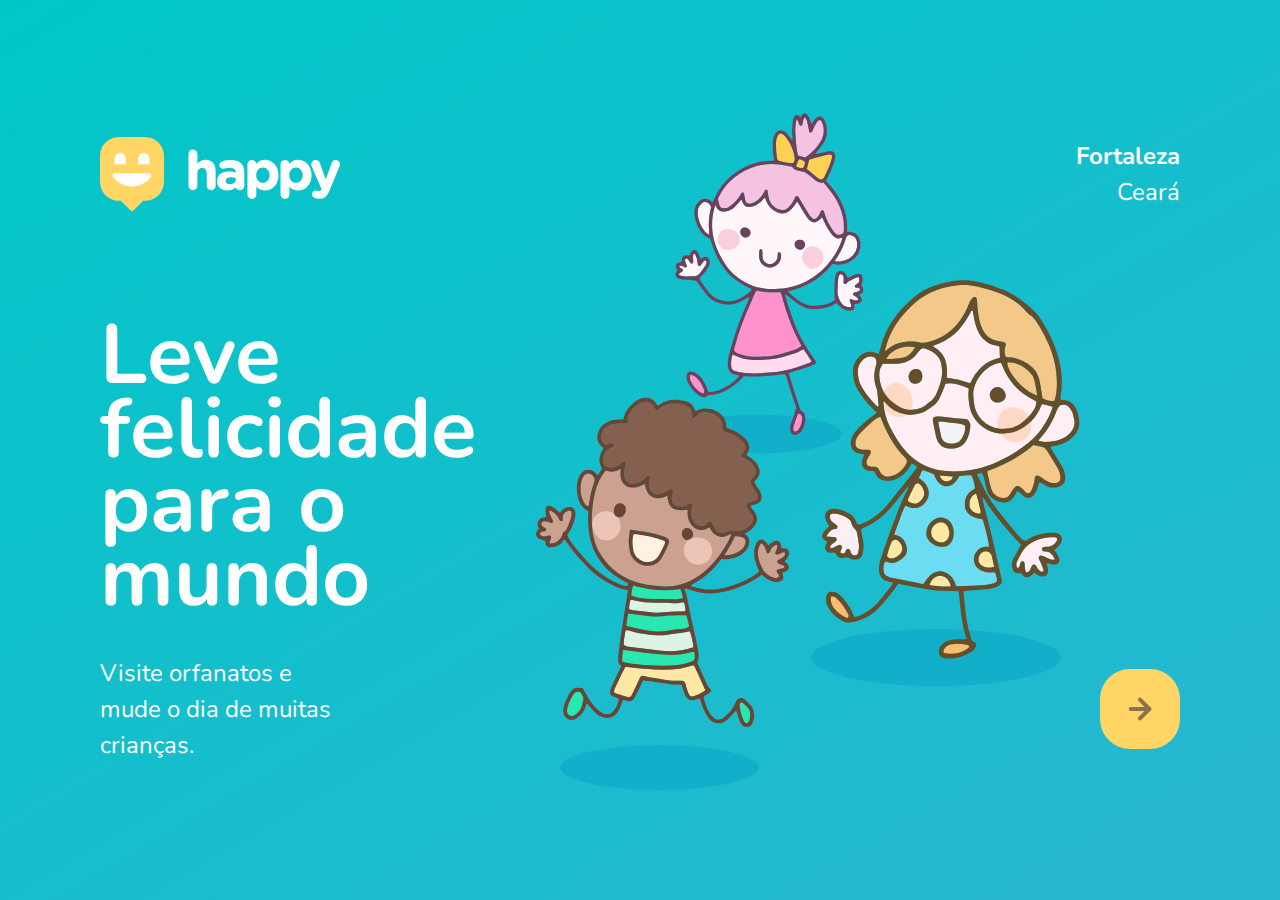
<file: index.html>
<!DOCTYPE html>
<!-- Diz a versão do HTML, nesse caso, 5 -->
<html lang="pt_BR">
  <!-- Atributo dentro das tegas -->
  <head>
    <meta charset="UTF-8" />
    <!-- fecha automaticamente -->
    <meta name="viewport" content="width=device-width, initial-scale=1.0" />
    <title>Happy</title>
    <link rel="icon" href="./public/images/logo-icon.png" />
    <!-- colocar o ícone ao lado do título-->
    <link rel="stylesheet" href="./public/css/main.css" />
    <link rel="stylesheet" href="./public/css/animations.css" />
    <link rel="stylesheet" href="./public/css/page-landing.css" />

    <link rel="preconnect" href="https://fonts.gstatic.com" />
    <link
      href="https://fonts.googleapis.com/css2?family=Nunito:wght@400;600;800&display=swap"
      rel="stylesheet"
    />
  </head>

  <body id="body">
    <div id="page-landing">
      <div id="container">
        <header>
          <img
            class="animate-up"
            id="logo"
            src="./public/images/logo.svg"
            alt="Logomarca de Happy"
          />

          <div class="location animate-up">
            <strong>Fortaleza</strong>
            <p>Ceará</p>
          </div>
        </header>

        <main>
          <h1 class="animate-up">Leve felicidade para o mundo</h1>
          <section class="visit">
            <p class="animate-up">Visite orfanatos e mude o dia de muitas crianças.</p>
            <a class="animate-up" href="#" title="Visite orfanatos">
              <img src="./public/images/arrow.svg" alt="Ir para o mapa" />
            </a>
          </section>
        </main>
      </div>
    </div>
  </body>
</html>
</file>
<file: public/css/main.css>
/*O que é uma regra css*/

* {
  margin: 0;
  padding: 0;
  box-sizing: border-box;
}

body {
  height: 100vh; /* ocupa toda  tela */
  color: white;
}

:root {
  font-size: 62.5%;
}

body,
input,
button,
textarea {
  font: 400 1.8rem/1 "Nunito", sans-serif;
}
</file>
<file: public/css/animations.css>
@keyframes up {
  from {
    opacity: 0;
    transform: translateY(16px);
  }

  to {
    opacity: 1;
    transform: translateY(0);
  }
}

@keyframes right {
  from {
    transform: translateX(-100%);
  }

  to {
    transform: translateX(0);
  }
}

.animate-up {
  animation-name: up;
  animation-duration: 500ms;
  animation-fill-mode: backwards;
}

.animate-right {
  animation-name: right;
  animation-duration: 10  00ms;
}
</file>
<file: public/css/page-landing.css>
#page-landing {
  background: linear-gradient(329.54deg, #29b6d1 0%, #00c7c7 100%);

  text-align: center;
  min-height: 100vh;

  display: flex;
}

#container {
  margin: auto;
  width: min(90%, 112rem);
}

.location,
h1,
.visit p {
  height: 16vh;
}

.visit a {
  width: 8rem;
  height: 8rem;

  background: #ffd666;

  border: none;
  border-radius: 3rem;

  display: flex;
  align-items: center;
  justify-content: center;

  margin: auto;

  transition: background 200ms;
  animation-delay: 250ms;
}

.visit a:hover {
  background: #96feff;
}

#logo {
  animation-delay: 50ms;
}

.location {
  animation-delay: 100ms;
}

main h1 {
  animation-delay: 150ms;
  font-size: clamp(4rem, 8vw, 8.4rem);
}

.visit p {
  animation-delay: 200ms;
}

/* Desktop version */

@media (min-width: 760px) {
  #container {
    padding: 5rem 2rem;
    /* shorthand background: image repeat position size */
    background: url("../images/bg.svg") no-repeat 80% /
      clamp(30rem, 54vw, 56rem);
  }

  header {
    display: flex;
    align-items: center;
    justify-content: space-between;
  }

  .location,
  h1,
  .visit p {
    height: initial;
    text-align: initial;
  }

  .location {
    text-align: right;
    font-size: 2.4rem;
    line-height: 1.5;
  }

  main h1 {
    font-weight: bold;
    line-height: 0.88;

    margin: clamp(10%, 9vh, 12%) 0 4rem;

    width: min(300px, 80%);
  }

  .visit {
    display: flex;
    align-items: center;
    justify-content: space-between;
  }

  .visit p {
    font-size: 2.4rem;
    line-height: 1.5;
    width: clamp(20rem, 20vw, 30rem);
  }

  .visit a {
    margin: initial;
  }
}
</file>
